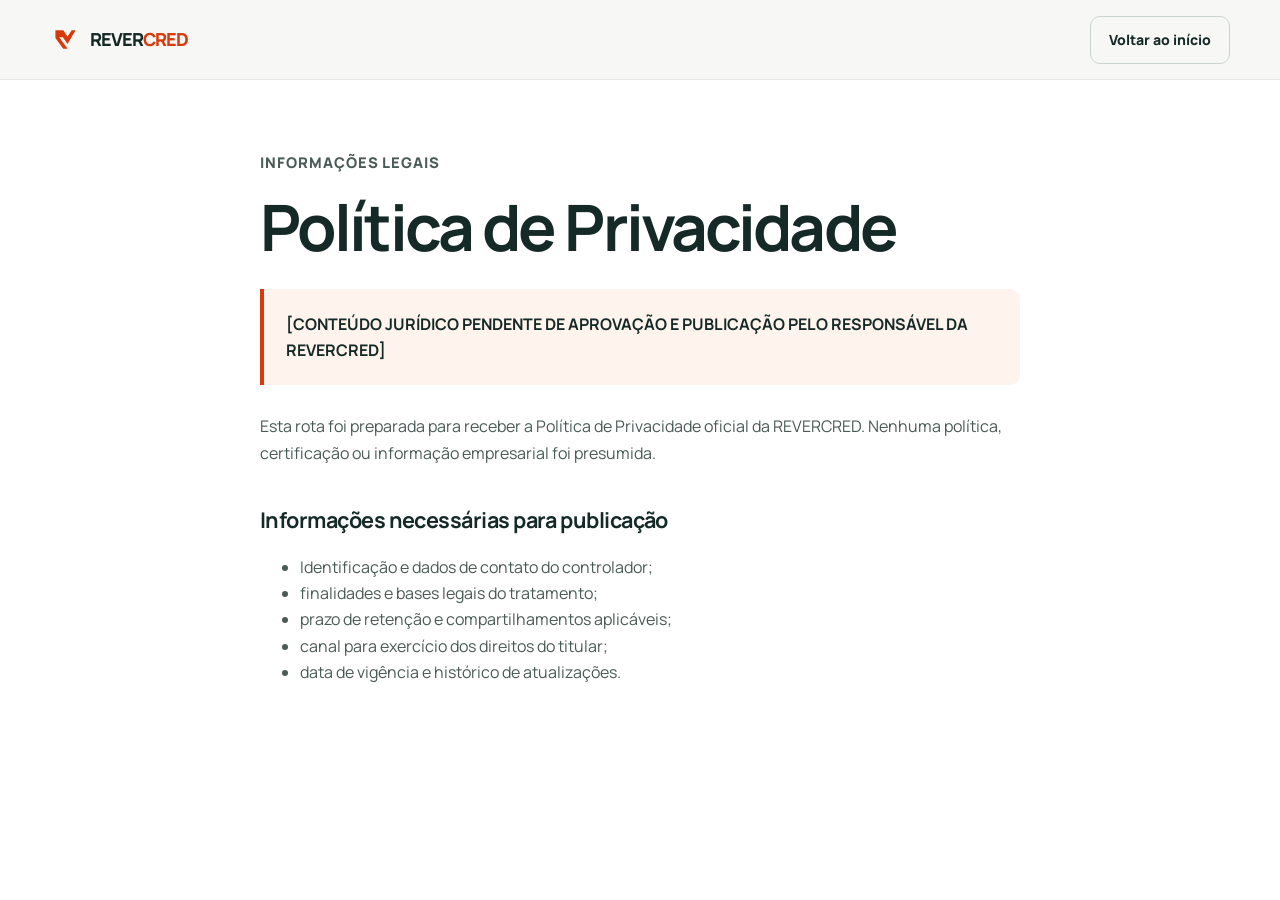
<file: privacidade.html>
<!doctype html>
<html lang="pt-BR">
  <head>
    <meta charset="UTF-8" />
    <meta name="viewport" content="width=device-width, initial-scale=1.0" />
    <meta name="robots" content="noindex, follow" />
    <meta name="theme-color" content="#152a27" />
    <link rel="icon" href="favicon.svg" type="image/svg+xml" />
    <link rel="stylesheet" href="styles.css" />
    <title>Política de Privacidade | REVERCRED</title>
  </head>
  <body>
    <a class="skip-link" href="#conteudo">Pular para o conteúdo</a>
    <header class="site-header">
      <div class="container header-inner">
        <a class="brand" href="index.html" aria-label="REVERCRED — voltar à página inicial">
          <svg class="brand-mark" viewBox="0 0 40 40" aria-hidden="true"><path d="M7 8h10.2l5.4 8.2L28 8h5L22.7 25.8 16.5 17H12l10.7 15H17L7 18.2V8Z" /></svg>
          <span>REVER<span>CRED</span></span>
        </a>
        <a class="button button-secondary" href="index.html">Voltar ao início</a>
      </div>
    </header>
    <main class="legal-page" id="conteudo">
      <article class="container legal-content">
        <p class="eyebrow">Informações legais</p>
        <h1>Política de Privacidade</h1>
        <div class="placeholder-box">
          <p>[CONTEÚDO JURÍDICO PENDENTE DE APROVAÇÃO E PUBLICAÇÃO PELO RESPONSÁVEL DA REVERCRED]</p>
        </div>
        <p>Esta rota foi preparada para receber a Política de Privacidade oficial da REVERCRED. Nenhuma política, certificação ou informação empresarial foi presumida.</p>
        <h2>Informações necessárias para publicação</h2>
        <ul>
          <li>Identificação e dados de contato do controlador;</li>
          <li>finalidades e bases legais do tratamento;</li>
          <li>prazo de retenção e compartilhamentos aplicáveis;</li>
          <li>canal para exercício dos direitos do titular;</li>
          <li>data de vigência e histórico de atualizações.</li>
        </ul>
      </article>
    </main>
  </body>
</html>
</file>
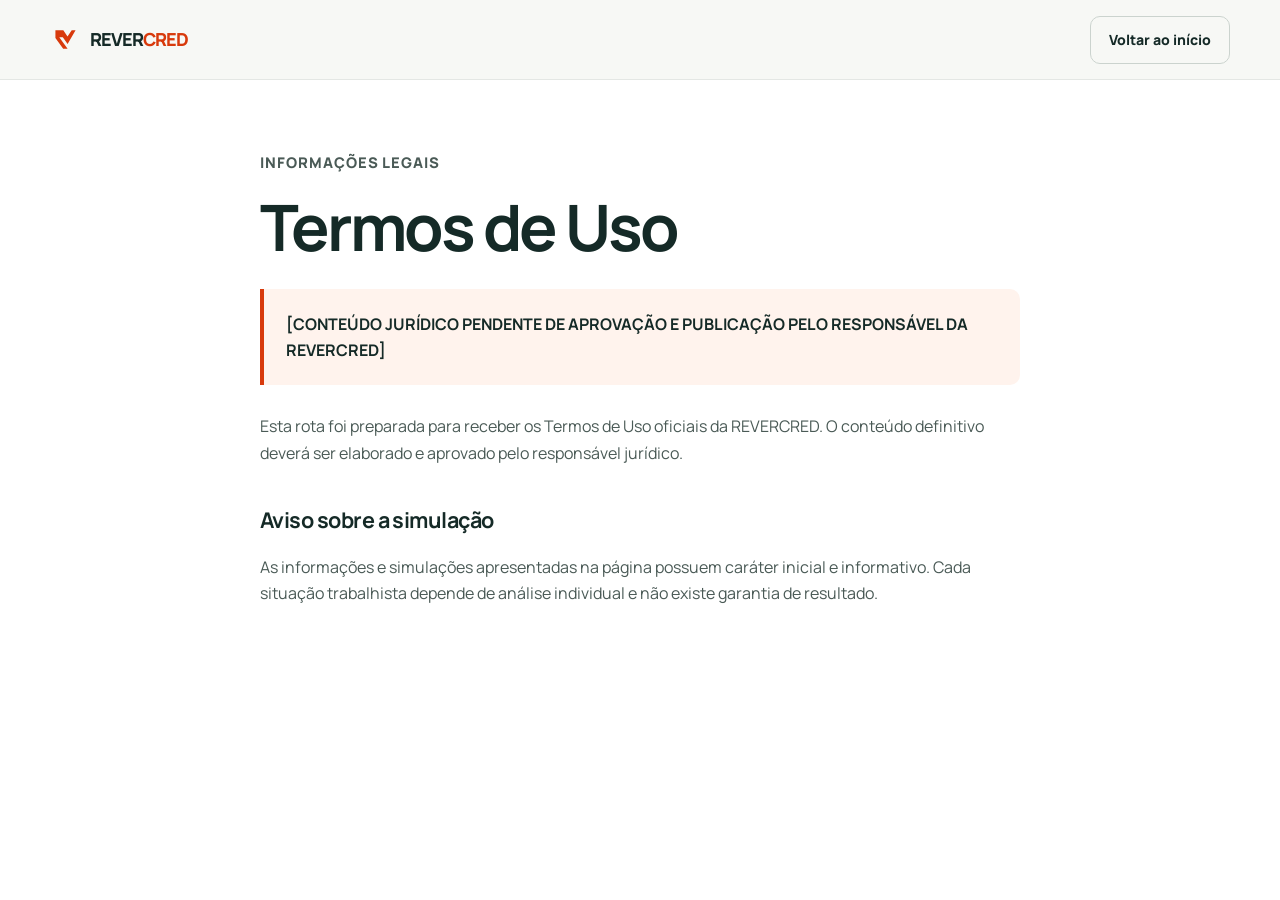
<file: termos.html>
<!doctype html>
<html lang="pt-BR">
  <head>
    <meta charset="UTF-8" />
    <meta name="viewport" content="width=device-width, initial-scale=1.0" />
    <meta name="robots" content="noindex, follow" />
    <meta name="theme-color" content="#152a27" />
    <link rel="icon" href="favicon.svg" type="image/svg+xml" />
    <link rel="stylesheet" href="styles.css" />
    <title>Termos de Uso | REVERCRED</title>
  </head>
  <body>
    <a class="skip-link" href="#conteudo">Pular para o conteúdo</a>
    <header class="site-header">
      <div class="container header-inner">
        <a class="brand" href="index.html" aria-label="REVERCRED — voltar à página inicial">
          <svg class="brand-mark" viewBox="0 0 40 40" aria-hidden="true"><path d="M7 8h10.2l5.4 8.2L28 8h5L22.7 25.8 16.5 17H12l10.7 15H17L7 18.2V8Z" /></svg>
          <span>REVER<span>CRED</span></span>
        </a>
        <a class="button button-secondary" href="index.html">Voltar ao início</a>
      </div>
    </header>
    <main class="legal-page" id="conteudo">
      <article class="container legal-content">
        <p class="eyebrow">Informações legais</p>
        <h1>Termos de Uso</h1>
        <div class="placeholder-box">
          <p>[CONTEÚDO JURÍDICO PENDENTE DE APROVAÇÃO E PUBLICAÇÃO PELO RESPONSÁVEL DA REVERCRED]</p>
        </div>
        <p>Esta rota foi preparada para receber os Termos de Uso oficiais da REVERCRED. O conteúdo definitivo deverá ser elaborado e aprovado pelo responsável jurídico.</p>
        <h2>Aviso sobre a simulação</h2>
        <p>As informações e simulações apresentadas na página possuem caráter inicial e informativo. Cada situação trabalhista depende de análise individual e não existe garantia de resultado.</p>
      </article>
    </main>
  </body>
</html>
</file>
<file: styles.css>
@import url("https://fonts.googleapis.com/css2?family=Manrope:wght@400;500;600;700;800&display=swap");

:root {
  --color-primary: #d83a0c;
  --color-primary-hover: #b92f08;
  --color-accent: #ff5924;
  --color-ink: #152a27;
  --color-ink-soft: #26403c;
  --color-text: #1c2927;
  --color-muted: #4a5a56;
  --color-background: #f7f8f5;
  --color-surface: #ffffff;
  --color-soft: #edf1ed;
  --color-border: #dbe1dc;
  --shadow-soft: 0 24px 60px rgba(18, 42, 38, 0.1);
  --radius-sm: 10px;
  --radius-md: 18px;
  --radius-lg: 28px;
  --container-width: 1180px;
  --header-height: 72px;
}

*,
*::before,
*::after {
  box-sizing: border-box;
}

html {
  scroll-behavior: smooth;
  scroll-padding-top: calc(var(--header-height) + 24px);
}

body {
  margin: 0;
  min-width: 320px;
  overflow-x: hidden;
  color: var(--color-text);
  background: var(--color-background);
  font-family: "Manrope", system-ui, -apple-system, BlinkMacSystemFont, "Segoe UI", sans-serif;
  font-size: 16px;
  line-height: 1.65;
  -webkit-font-smoothing: antialiased;
}

body,
button,
a {
  -webkit-tap-highlight-color: transparent;
}

img,
svg {
  display: block;
  max-width: 100%;
}

a {
  color: inherit;
  text-decoration: none;
}

p,
h1,
h2,
h3 {
  margin-top: 0;
}

button,
a,
summary {
  outline-offset: 4px;
}

:focus-visible {
  outline: 3px solid rgba(231, 67, 19, 0.42);
}

.container {
  width: min(calc(100% - 40px), var(--container-width));
  margin-inline: auto;
}

.skip-link {
  position: fixed;
  z-index: 10000;
  top: 12px;
  left: 12px;
  padding: 10px 16px;
  border-radius: 8px;
  color: #fff;
  background: var(--color-ink);
  transform: translateY(-160%);
  transition: transform 180ms ease;
}

.skip-link:focus {
  transform: translateY(0);
}

.site-header {
  position: sticky;
  z-index: 1000;
  top: 0;
  height: var(--header-height);
  border-bottom: 1px solid rgba(21, 42, 39, 0.08);
  background: rgba(247, 248, 245, 0.92);
  backdrop-filter: blur(16px);
}

.header-inner {
  display: flex;
  height: 100%;
  align-items: center;
  justify-content: space-between;
  gap: 20px;
}

.brand {
  display: inline-flex;
  flex: 0 0 auto;
  align-items: center;
  gap: 9px;
  color: var(--color-ink);
  font-size: 18px;
  font-weight: 800;
  letter-spacing: -0.05em;
}

.brand > span > span {
  color: var(--color-primary);
}

.brand-mark {
  width: 31px;
  height: 31px;
  color: var(--color-primary);
  fill: currentColor;
}

.desktop-nav {
  display: none;
}

.desktop-nav a,
.footer-column a {
  position: relative;
  color: var(--color-muted);
  font-size: 14px;
  font-weight: 600;
}

.desktop-nav a::after {
  position: absolute;
  right: 0;
  bottom: -8px;
  left: 0;
  height: 2px;
  background: var(--color-primary);
  content: "";
  transform: scaleX(0);
  transform-origin: right;
  transition: transform 180ms ease;
}

.desktop-nav a:hover::after,
.desktop-nav a:focus-visible::after {
  transform: scaleX(1);
  transform-origin: left;
}

.button {
  display: inline-flex;
  min-height: 48px;
  align-items: center;
  justify-content: center;
  gap: 10px;
  border: 1px solid transparent;
  border-radius: var(--radius-sm);
  padding: 11px 18px;
  font-size: 14px;
  font-weight: 800;
  line-height: 1.25;
  text-align: center;
  transition: color 180ms ease, background 180ms ease, border-color 180ms ease, transform 180ms ease, box-shadow 180ms ease;
}

.button svg {
  width: 19px;
  fill: none;
  stroke: currentColor;
  stroke-linecap: round;
  stroke-linejoin: round;
  stroke-width: 2;
  transition: transform 180ms ease;
}

.button:hover {
  transform: translateY(-2px);
}

.button:hover svg {
  transform: translateX(3px);
}

.button:active {
  transform: translateY(0);
}

.button-primary {
  color: #fff;
  background: var(--color-primary);
  box-shadow: 0 9px 22px rgba(231, 67, 19, 0.2);
}

.button-primary:hover,
.button-primary:focus-visible {
  background: var(--color-primary-hover);
  box-shadow: 0 12px 26px rgba(201, 54, 12, 0.24);
}

.button-secondary {
  border-color: #cbd3ce;
  color: var(--color-ink);
  background: transparent;
}

.button-secondary:hover,
.button-secondary:focus-visible {
  border-color: var(--color-ink);
  background: #fff;
}

.button-white {
  color: var(--color-ink);
  background: #fff;
  box-shadow: 0 12px 28px rgba(56, 18, 7, 0.16);
}

.button-white:hover,
.button-white:focus-visible {
  color: var(--color-primary-hover);
  background: #fff8f4;
}

.button-large {
  width: 100%;
  min-height: 56px;
  padding: 15px 20px;
  font-size: 15px;
}

.header-cta {
  min-height: 42px;
  padding: 9px 14px;
  font-size: 12px;
}

.desktop-label {
  display: none;
}

.mobile-label {
  display: inline;
}

.hero {
  position: relative;
  overflow: hidden;
  padding-top: 58px;
}

.hero::before {
  position: absolute;
  z-index: -1;
  top: -180px;
  right: -260px;
  width: 620px;
  height: 620px;
  border: 1px solid rgba(21, 42, 39, 0.08);
  border-radius: 50%;
  box-shadow: 0 0 0 80px rgba(255, 255, 255, 0.22), 0 0 0 160px rgba(255, 255, 255, 0.12);
  content: "";
}

.hero-grid {
  display: grid;
  gap: 46px;
}

.eyebrow {
  width: fit-content;
  margin-bottom: 19px;
  color: var(--color-primary-hover);
  font-size: clamp(0.82rem, 1.15vw, 0.94rem);
  font-weight: 800;
  letter-spacing: 0.065em;
  line-height: 1.4;
  text-transform: uppercase;
}

.hero-audience {
  max-width: 100%;
  margin-bottom: 24px;
  padding: 10px 13px;
  border: 1px solid rgba(216, 58, 12, 0.16);
  border-radius: 8px;
  color: var(--color-primary-hover);
  background: #fff0e9;
  font-size: clamp(0.88rem, 1.3vw, 1.02rem);
  letter-spacing: 0.035em;
  line-height: 1.45;
}

h1,
h2 {
  color: var(--color-ink);
  font-weight: 700;
  letter-spacing: -0.045em;
  line-height: 1.08;
}

h1 {
  max-width: 760px;
  margin-bottom: 23px;
  font-size: clamp(2.35rem, 10.5vw, 4.8rem);
}

h1 em {
  color: var(--color-primary);
  font-style: normal;
}

h2 {
  margin-bottom: 22px;
  font-size: clamp(2rem, 8vw, 3.5rem);
}

.hero-lead {
  max-width: 650px;
  margin-bottom: 29px;
  color: var(--color-muted);
  font-size: 17px;
  line-height: 1.7;
}

.hero-actions {
  display: grid;
  gap: 11px;
}

.whatsapp-floating {
  position: fixed;
  right: 82px;
  bottom: 23px;
  z-index: 2147483000;
  display: grid;
  width: 42px;
  height: 42px;
  overflow: hidden;
  border: 2px solid #fff;
  border-radius: 50%;
  background: #25d366;
  box-shadow: 0 10px 28px rgba(7, 54, 36, 0.3);
  transition: transform 180ms ease, box-shadow 180ms ease;
  place-items: center;
}

.whatsapp-floating img {
  display: block;
  width: 100%;
  height: 100%;
  object-fit: cover;
}

.whatsapp-floating:hover,
.whatsapp-floating:focus-visible {
  transform: translateY(-3px) scale(1.04);
  box-shadow: 0 14px 32px rgba(7, 54, 36, 0.38);
}

.whatsapp-floating:focus-visible {
  outline: 3px solid rgba(255, 89, 36, 0.5);
  outline-offset: 3px;
}

.cta-note {
  margin: 14px 0 0;
  color: var(--color-muted);
  font-size: 12px;
  font-weight: 600;
  text-align: center;
}

.cta-note span {
  margin: 0 4px;
  color: #75827e;
}

.trust-line {
  display: flex;
  flex-wrap: wrap;
  gap: 10px 17px;
  margin: 29px 0 0;
  padding: 24px 0 0;
  border-top: 1px solid var(--color-border);
  list-style: none;
}

.trust-line li {
  display: inline-flex;
  align-items: center;
  gap: 7px;
  color: var(--color-ink-soft);
  font-size: 12px;
  font-weight: 700;
}

.trust-line svg {
  width: 17px;
  height: 17px;
  fill: none;
  stroke: var(--color-primary);
  stroke-linecap: round;
  stroke-linejoin: round;
  stroke-width: 2;
}

.hero-panel {
  position: relative;
  overflow: hidden;
  border-radius: var(--radius-lg);
  color: #fff;
  background: var(--color-ink);
  box-shadow: var(--shadow-soft);
}

.hero-panel::after {
  position: absolute;
  top: 80px;
  right: -80px;
  width: 210px;
  height: 210px;
  border: 42px solid rgba(255, 255, 255, 0.035);
  border-radius: 50%;
  content: "";
}

.panel-topline,
.panel-footer {
  position: relative;
  z-index: 1;
  display: flex;
  align-items: center;
}

.panel-topline {
  justify-content: space-between;
  padding: 18px 21px;
  border-bottom: 1px solid rgba(255, 255, 255, 0.1);
  color: rgba(255, 255, 255, 0.74);
  font-size: 11px;
  font-weight: 700;
  letter-spacing: 0.04em;
  text-transform: uppercase;
}

.status {
  display: inline-flex;
  align-items: center;
  gap: 7px;
  color: #fff;
}

.status i {
  width: 7px;
  height: 7px;
  border-radius: 50%;
  background: #6ed29a;
}

.panel-content {
  position: relative;
  z-index: 1;
  padding: 38px 25px 34px;
}

.panel-kicker {
  display: block;
  margin-bottom: 13px;
  color: #ff9d7c;
  font-size: 12px;
  font-weight: 800;
  letter-spacing: 0.08em;
  text-transform: uppercase;
}

.panel-content h2 {
  margin-bottom: 18px;
  color: #fff;
  font-size: clamp(2rem, 10vw, 3rem);
}

.panel-content > p {
  max-width: 420px;
  margin-bottom: 30px;
  color: rgba(255, 255, 255, 0.78);
  font-size: 14px;
}

.progress-meta {
  display: flex;
  justify-content: space-between;
  gap: 14px;
  margin-bottom: 10px;
  color: rgba(255, 255, 255, 0.68);
  font-size: 10px;
  text-transform: uppercase;
}

.progress-meta strong {
  color: rgba(255, 255, 255, 0.84);
  font-weight: 700;
}

.progress-track {
  height: 5px;
  overflow: hidden;
  border-radius: 10px;
  background: rgba(255, 255, 255, 0.12);
}

.progress-track span {
  display: block;
  width: 62%;
  height: 100%;
  border-radius: inherit;
  background: var(--color-accent);
}

.panel-footer {
  gap: 13px;
  padding: 18px 21px;
  background: rgba(255, 255, 255, 0.055);
}

.panel-icon {
  display: grid;
  width: 42px;
  height: 42px;
  flex: 0 0 42px;
  place-items: center;
  border-radius: 50%;
  color: #fff;
  background: var(--color-primary);
}

.panel-icon svg {
  width: 20px;
  fill: none;
  stroke: currentColor;
  stroke-linecap: round;
  stroke-linejoin: round;
  stroke-width: 1.7;
}

.panel-footer p {
  margin: 0;
  color: rgba(255, 255, 255, 0.74);
  font-size: 12px;
  line-height: 1.5;
}

.panel-footer strong {
  color: #fff;
  font-weight: 700;
}

.hero-assurance {
  margin-top: 56px;
  padding-bottom: 24px;
}

.hero-assurance .container {
  display: grid;
  gap: 13px;
  padding: 24px;
  border: 1px solid #d6ded8;
  border-radius: var(--radius-md);
  background: var(--color-soft);
}

.assurance-label,
.assurance-message {
  margin: 0;
}

.assurance-label {
  color: var(--color-primary-hover);
  font-size: 12px;
  font-weight: 800;
  letter-spacing: 0.065em;
  text-transform: uppercase;
}

.assurance-message {
  color: var(--color-muted);
  font-size: 14px;
  line-height: 1.65;
}

.assurance-message strong {
  display: block;
  margin-bottom: 2px;
  color: var(--color-ink);
  font-size: 17px;
}

.assurance-link {
  display: inline-flex;
  width: fit-content;
  min-height: 44px;
  align-items: center;
  gap: 8px;
  color: var(--color-ink);
  font-size: 13px;
  font-weight: 800;
  text-decoration: underline;
  text-decoration-color: #aeb9b3;
  text-underline-offset: 5px;
}

.assurance-link:hover,
.assurance-link:focus-visible {
  color: var(--color-primary-hover);
  text-decoration-color: currentColor;
}

.assurance-link svg {
  width: 18px;
  fill: none;
  stroke: currentColor;
  stroke-linecap: round;
  stroke-linejoin: round;
  stroke-width: 2;
}

.section {
  padding-block: 86px;
}

.section-heading {
  margin-bottom: 40px;
}

.section-heading h2 {
  max-width: 720px;
}

.split-heading > p {
  max-width: 560px;
  margin: 0;
  color: var(--color-muted);
}

.rights-section {
  padding-top: 70px;
  background: var(--color-surface);
}

.rights-list {
  display: grid;
  margin: 0;
  padding: 0;
  border-top: 1px solid var(--color-border);
  list-style: none;
}

.rights-list li {
  display: grid;
  grid-template-columns: 36px 42px 1fr;
  gap: 12px;
  align-items: center;
  padding: 23px 0;
  border-bottom: 1px solid var(--color-border);
}

.right-number {
  display: grid;
  width: 36px;
  height: 42px;
  place-items: center;
  border-radius: 10px;
  color: #fff;
  background: var(--color-ink);
  font-size: 11px;
  font-weight: 800;
  letter-spacing: 0.04em;
  box-shadow: inset 0 0 0 1px rgba(255, 255, 255, 0.08);
}

.right-icon {
  display: grid;
  width: 42px;
  height: 42px;
  place-items: center;
  border-radius: 50%;
  color: var(--color-primary);
  background: #fff3ed;
}

.right-icon svg {
  width: 19px;
  fill: none;
  stroke: currentColor;
  stroke-linecap: round;
  stroke-linejoin: round;
  stroke-width: 1.7;
}

.rights-list h3,
.benefits-grid h3,
.steps-list h3 {
  margin-bottom: 5px;
  color: var(--color-ink);
  font-size: 17px;
  line-height: 1.35;
}

.rights-list p,
.benefits-grid p,
.steps-list p {
  margin: 0;
  color: var(--color-muted);
  font-size: 13px;
  line-height: 1.6;
}

.responsible-note {
  display: flex;
  gap: 13px;
  margin-top: 30px;
  padding: 20px;
  border-radius: var(--radius-sm);
  background: var(--color-soft);
}

.responsible-note svg {
  width: 20px;
  height: 20px;
  flex: 0 0 20px;
  margin-top: 2px;
  fill: none;
  stroke: var(--color-ink);
  stroke-linecap: round;
  stroke-linejoin: round;
  stroke-width: 1.8;
}

.responsible-note p {
  margin: 0;
  color: var(--color-muted);
  font-size: 12px;
}

.responsible-note strong {
  color: var(--color-ink);
}

.process-section {
  color: #fff;
  background: var(--color-ink);
}

.process-layout {
  display: grid;
  gap: 56px;
}

.eyebrow-light {
  color: #ff9d7c;
}

.process-intro h2 {
  color: #fff;
}

.process-intro > p:not(.eyebrow) {
  margin-bottom: 28px;
  color: rgba(255, 255, 255, 0.76);
}

.steps-list {
  margin: 0;
  padding: 0;
  list-style: none;
}

.steps-list li {
  position: relative;
  display: grid;
  grid-template-columns: 48px 1fr;
  gap: 17px;
  padding: 0 0 37px;
}

.steps-list li:not(:last-child)::before {
  position: absolute;
  z-index: 0;
  top: 48px;
  bottom: 0;
  left: 23px;
  width: 1px;
  background: rgba(255, 255, 255, 0.14);
  content: "";
}

.step-number {
  position: relative;
  z-index: 1;
  display: grid;
  width: 48px;
  height: 48px;
  place-items: center;
  border: 1px solid rgba(255, 255, 255, 0.18);
  border-radius: 50%;
  color: #ff9d7c;
  background: var(--color-ink);
  font-size: 11px;
  font-weight: 800;
}

.steps-list h3 {
  margin-top: 1px;
  color: #fff;
}

.steps-list p {
  color: rgba(255, 255, 255, 0.72);
}

.benefits-section {
  padding-block: 84px;
  background: var(--color-soft);
}

.benefits-heading {
  max-width: 780px;
}

.benefits-grid {
  display: grid;
  border-top: 1px solid #ced6d0;
}

.benefits-grid article {
  position: relative;
  padding: 26px 0;
  border-bottom: 1px solid #ced6d0;
}

.benefits-grid article > span {
  display: grid;
  width: 38px;
  height: 38px;
  margin-bottom: 20px;
  place-items: center;
  border-radius: 10px;
  color: #fff;
  background: var(--color-ink);
  font-size: 11px;
  font-weight: 800;
  letter-spacing: 0.04em;
  box-shadow: inset 0 0 0 1px rgba(255, 255, 255, 0.08);
}

.benefits-grid h3 {
  font-size: 18px;
}

.mid-cta {
  position: relative;
  overflow: hidden;
  padding-block: 76px;
  color: #fff;
  background: var(--color-primary);
}

.mid-cta::after {
  position: absolute;
  top: -180px;
  right: -160px;
  width: 430px;
  height: 430px;
  border: 80px solid rgba(255, 255, 255, 0.06);
  border-radius: 50%;
  content: "";
}

.mid-cta-inner {
  position: relative;
  z-index: 1;
  display: grid;
  gap: 25px;
}

.mid-cta h2 {
  margin: 0;
  color: #fff;
}

.mid-cta .eyebrow-light {
  color: #fff;
}

.mid-cta-action > p:first-child {
  margin-bottom: 24px;
  color: rgba(255, 255, 255, 0.84);
}

.typebot-fallback {
  min-height: 0;
  margin: 12px 0 0;
  color: #fff;
  font-size: 12px;
  font-weight: 700;
}

.typebot-fallback:empty {
  display: none;
}

.faq-section {
  background: var(--color-surface);
}

.faq-layout {
  display: grid;
  gap: 38px;
}

.faq-intro > p:last-child {
  max-width: 420px;
  margin: 0;
  color: var(--color-muted);
}

.faq-list {
  border-top: 1px solid var(--color-border);
}

.faq-list details {
  border-bottom: 1px solid var(--color-border);
}

.faq-list summary {
  display: grid;
  min-height: 72px;
  grid-template-columns: 1fr 26px;
  gap: 20px;
  align-items: center;
  padding: 18px 0;
  color: var(--color-ink);
  cursor: pointer;
  font-size: 15px;
  font-weight: 700;
  line-height: 1.4;
  list-style: none;
}

.faq-list summary::-webkit-details-marker {
  display: none;
}

.faq-list summary span {
  position: relative;
  width: 26px;
  height: 26px;
  border: 1px solid var(--color-border);
  border-radius: 50%;
}

.faq-list summary span::before,
.faq-list summary span::after {
  position: absolute;
  top: 50%;
  left: 50%;
  width: 10px;
  height: 1.5px;
  background: var(--color-ink);
  content: "";
  transform: translate(-50%, -50%);
  transition: transform 180ms ease;
}

.faq-list summary span::after {
  transform: translate(-50%, -50%) rotate(90deg);
}

.faq-list details[open] summary span::after {
  transform: translate(-50%, -50%) rotate(0deg);
}

.faq-answer {
  padding: 0 46px 21px 0;
}

.faq-answer p {
  margin: 0;
  color: var(--color-muted);
  font-size: 14px;
}

.final-cta {
  padding-block: 72px;
  background: #fff8f4;
}

.final-cta-inner {
  display: grid;
  gap: 28px;
}

.final-mark {
  display: grid;
  width: 60px;
  height: 60px;
  place-items: center;
  border-radius: 50%;
  color: var(--color-primary);
  background: #fff;
  box-shadow: 0 10px 32px rgba(83, 34, 17, 0.09);
}

.final-mark svg {
  width: 34px;
  fill: currentColor;
}

.final-copy h2 {
  max-width: 700px;
}

.final-copy > p:last-child {
  margin: 0;
  color: var(--color-muted);
}

.final-actions {
  display: flex;
  flex-direction: column;
  gap: 18px;
  align-items: flex-start;
}

.site-footer {
  padding: 64px 0 36px;
  color: rgba(255, 255, 255, 0.74);
  background: #10221f;
}

.footer-main {
  display: grid;
  gap: 40px;
  padding-bottom: 42px;
}

.brand-footer {
  margin-bottom: 16px;
  color: #fff;
}

.footer-brand > p {
  max-width: 420px;
  margin: 0;
  font-size: 13px;
}

.footer-column {
  display: flex;
  flex-direction: column;
  gap: 11px;
}

.footer-column h2 {
  margin-bottom: 6px;
  color: #fff;
  font-size: 12px;
  letter-spacing: 0.08em;
  text-transform: uppercase;
}

.footer-column a {
  color: rgba(255, 255, 255, 0.72);
}

.footer-column a:hover,
.footer-column a:focus-visible {
  color: #fff;
}

.footer-legal {
  display: flex;
  flex-direction: column;
  gap: 20px;
  padding-top: 28px;
  border-top: 1px solid rgba(255, 255, 255, 0.1);
}

.footer-legal p {
  margin: 0;
  font-size: 10px;
  line-height: 1.7;
}

.footer-legal p:first-child {
  max-width: 780px;
}

.footer-legal p:last-child {
  flex: 0 0 auto;
}

.noscript-note {
  position: fixed;
  z-index: 2000;
  right: 0;
  bottom: 0;
  left: 0;
  padding: 10px 16px;
  color: #fff;
  background: var(--color-ink);
  font-size: 12px;
  text-align: center;
}

.legal-page {
  min-height: calc(100vh - var(--header-height));
  padding-block: 72px 110px;
  background: var(--color-surface);
}

.legal-content {
  max-width: 760px;
}

.legal-content h1 {
  font-size: clamp(2.3rem, 8vw, 4rem);
}

.legal-content h2 {
  margin-top: 42px;
  font-size: 1.35rem;
  letter-spacing: -0.025em;
}

.legal-content p,
.legal-content li {
  color: var(--color-muted);
}

.placeholder-box {
  margin: 28px 0;
  padding: 22px;
  border-left: 4px solid var(--color-primary);
  border-radius: 0 var(--radius-sm) var(--radius-sm) 0;
  background: #fff3ed;
}

.placeholder-box p {
  margin: 0;
  color: var(--color-ink);
  font-weight: 700;
}

@media (min-width: 560px) {
  .container {
    width: min(calc(100% - 64px), var(--container-width));
  }

  .mobile-label {
    display: none;
  }

  .desktop-label {
    display: inline;
  }

  .header-cta {
    min-height: 44px;
    padding-inline: 18px;
    font-size: 13px;
  }

  .hero-actions {
    display: flex;
    align-items: center;
  }

  .button-large {
    width: auto;
  }

  .cta-note {
    text-align: left;
  }

  .rights-list {
    grid-template-columns: repeat(2, 1fr);
    column-gap: 38px;
  }

  .benefits-grid {
    grid-template-columns: repeat(2, 1fr);
    column-gap: 38px;
  }

  .final-actions .button {
    width: auto;
  }

}

@media (min-width: 768px) {
  :root {
    --header-height: 80px;
  }

  .section {
    padding-block: 110px;
  }

  .hero {
    padding-top: 78px;
  }

  .hero-grid {
    gap: 60px;
  }

  .hero-copy {
    max-width: 710px;
  }

  .hero-panel {
    max-width: 620px;
  }

  .panel-content {
    padding: 48px 42px 44px;
  }

  .panel-topline,
  .panel-footer {
    padding-inline: 32px;
  }

  .hero-assurance {
    margin-top: 70px;
    padding-bottom: 28px;
  }

  .hero-assurance .container {
    grid-template-columns: minmax(130px, 0.34fr) minmax(320px, 1.15fr) auto;
    align-items: center;
    gap: 34px;
    padding: 26px 30px;
  }

  .assurance-message strong {
    display: inline;
    margin: 0 4px 0 0;
    font-size: inherit;
  }

  .rights-section {
    padding-top: 82px;
  }

  .split-heading {
    display: grid;
    grid-template-columns: minmax(0, 1.2fr) minmax(280px, 0.8fr);
    gap: 60px;
    align-items: end;
  }

  .split-heading h2 {
    margin-bottom: 0;
  }

  .rights-list li {
    grid-template-columns: 40px 46px 1fr;
    gap: 15px;
    padding-block: 28px;
  }

  .right-number {
    width: 40px;
    height: 46px;
    border-radius: 12px;
    font-size: 12px;
  }

  .right-icon {
    width: 46px;
    height: 46px;
  }

  .responsible-note {
    max-width: 870px;
    padding: 22px 25px;
  }

  .process-layout {
    grid-template-columns: minmax(0, 0.95fr) minmax(360px, 0.8fr);
    gap: 90px;
  }

  .process-intro {
    position: sticky;
    top: calc(var(--header-height) + 38px);
    align-self: start;
  }

  .steps-list li {
    padding-bottom: 50px;
  }

  .benefits-section {
    padding-block: 104px;
  }

  .benefits-grid article > span {
    width: 42px;
    height: 42px;
    border-radius: 11px;
    font-size: 12px;
  }

  .mid-cta {
    padding-block: 92px;
  }

  .mid-cta-inner {
    grid-template-columns: minmax(0, 1.15fr) minmax(320px, 0.7fr);
    gap: 80px;
    align-items: center;
  }

  .faq-layout {
    grid-template-columns: minmax(260px, 0.65fr) minmax(420px, 1fr);
    gap: 90px;
  }

  .faq-intro {
    position: sticky;
    top: calc(var(--header-height) + 38px);
    align-self: start;
  }

  .faq-list summary {
    min-height: 82px;
    font-size: 16px;
  }

  .final-cta-inner {
    grid-template-columns: 70px minmax(0, 1fr);
    column-gap: 30px;
  }

  .final-copy {
    grid-column: 2;
    grid-row: 1;
  }

  .final-mark {
    grid-column: 1;
    grid-row: 1;
  }

  .final-actions {
    grid-column: 2;
    flex-direction: row;
    align-items: center;
  }

  .footer-main {
    grid-template-columns: minmax(280px, 1.5fr) minmax(150px, 0.55fr) minmax(180px, 0.65fr);
    gap: 40px;
  }

  .footer-legal {
    flex-direction: row;
    justify-content: space-between;
  }
}

@media (min-width: 768px) and (max-width: 899px) {
  .faq-layout {
    grid-template-columns: 1fr;
    gap: 38px;
  }

  .faq-intro {
    position: static;
  }
}

@media (min-width: 1024px) {
  .desktop-nav {
    display: flex;
    align-items: center;
    gap: clamp(20px, 3vw, 38px);
  }

  .hero {
    padding-top: 94px;
  }

  .hero-grid {
    grid-template-columns: minmax(0, 1.12fr) minmax(360px, 0.72fr);
    gap: clamp(54px, 7vw, 104px);
    align-items: center;
  }

  .hero-panel {
    transform: translateY(8px);
  }

  .hero-assurance {
    margin-top: 76px;
  }

  .rights-list {
    column-gap: 64px;
  }

  .rights-list h3 {
    font-size: 18px;
  }

  .benefits-grid {
    grid-template-columns: repeat(4, 1fr);
    column-gap: 0;
  }

  .benefits-grid article {
    min-height: 198px;
    padding: 30px 28px;
    border-right: 1px solid #ced6d0;
  }

  .benefits-grid article:first-child {
    padding-left: 0;
  }

  .benefits-grid article:last-child {
    padding-right: 0;
    border-right: 0;
  }

  .final-cta-inner {
    grid-template-columns: 70px minmax(0, 1fr) minmax(280px, 0.48fr);
    align-items: center;
  }

  .final-copy {
    grid-column: 2;
  }

  .final-copy h2 {
    margin-bottom: 14px;
    font-size: clamp(2rem, 3.2vw, 3.25rem);
  }

  .final-actions {
    grid-column: 3;
    grid-row: 1;
    flex-direction: column;
    align-items: stretch;
  }

  .final-actions .button,
  .final-actions .text-link {
    width: 100%;
    text-align: center;
  }

  .footer-main {
    gap: 70px;
  }
}

@media (min-width: 1280px) {
  .hero-grid {
    min-height: 540px;
  }

  .hero-copy h1 {
    font-size: 4.4rem;
  }

  .hero-panel {
    min-height: 490px;
  }

  .panel-content {
    padding-block: 58px 52px;
  }
}

@media (max-width: 359px) {
  .container {
    width: calc(100% - 28px);
  }

  .brand {
    gap: 6px;
    font-size: 15px;
  }

  .brand-mark {
    width: 27px;
    height: 27px;
  }

  .header-cta {
    padding-inline: 11px;
  }

  h1 {
    font-size: 2.18rem;
  }

  .hero-lead {
    font-size: 15px;
  }

  .trust-line {
    gap: 8px 12px;
  }

  .trust-line li {
    font-size: 10px;
  }

  .rights-list li {
    grid-template-columns: 32px 38px 1fr;
    gap: 9px;
  }

  .right-number {
    width: 32px;
    height: 38px;
    border-radius: 9px;
    font-size: 10px;
  }

  .right-icon {
    width: 38px;
    height: 38px;
  }

}

@media (prefers-reduced-motion: reduce) {
  html {
    scroll-behavior: auto;
  }

  *,
  *::before,
  *::after {
    scroll-behavior: auto;
    transition-duration: 0.01ms;
  }
}

@media (forced-colors: active) {
  .button,
  .right-icon,
  .right-number,
  .benefits-grid article > span,
  .step-number {
    border: 1px solid ButtonText;
  }
}
</file>
